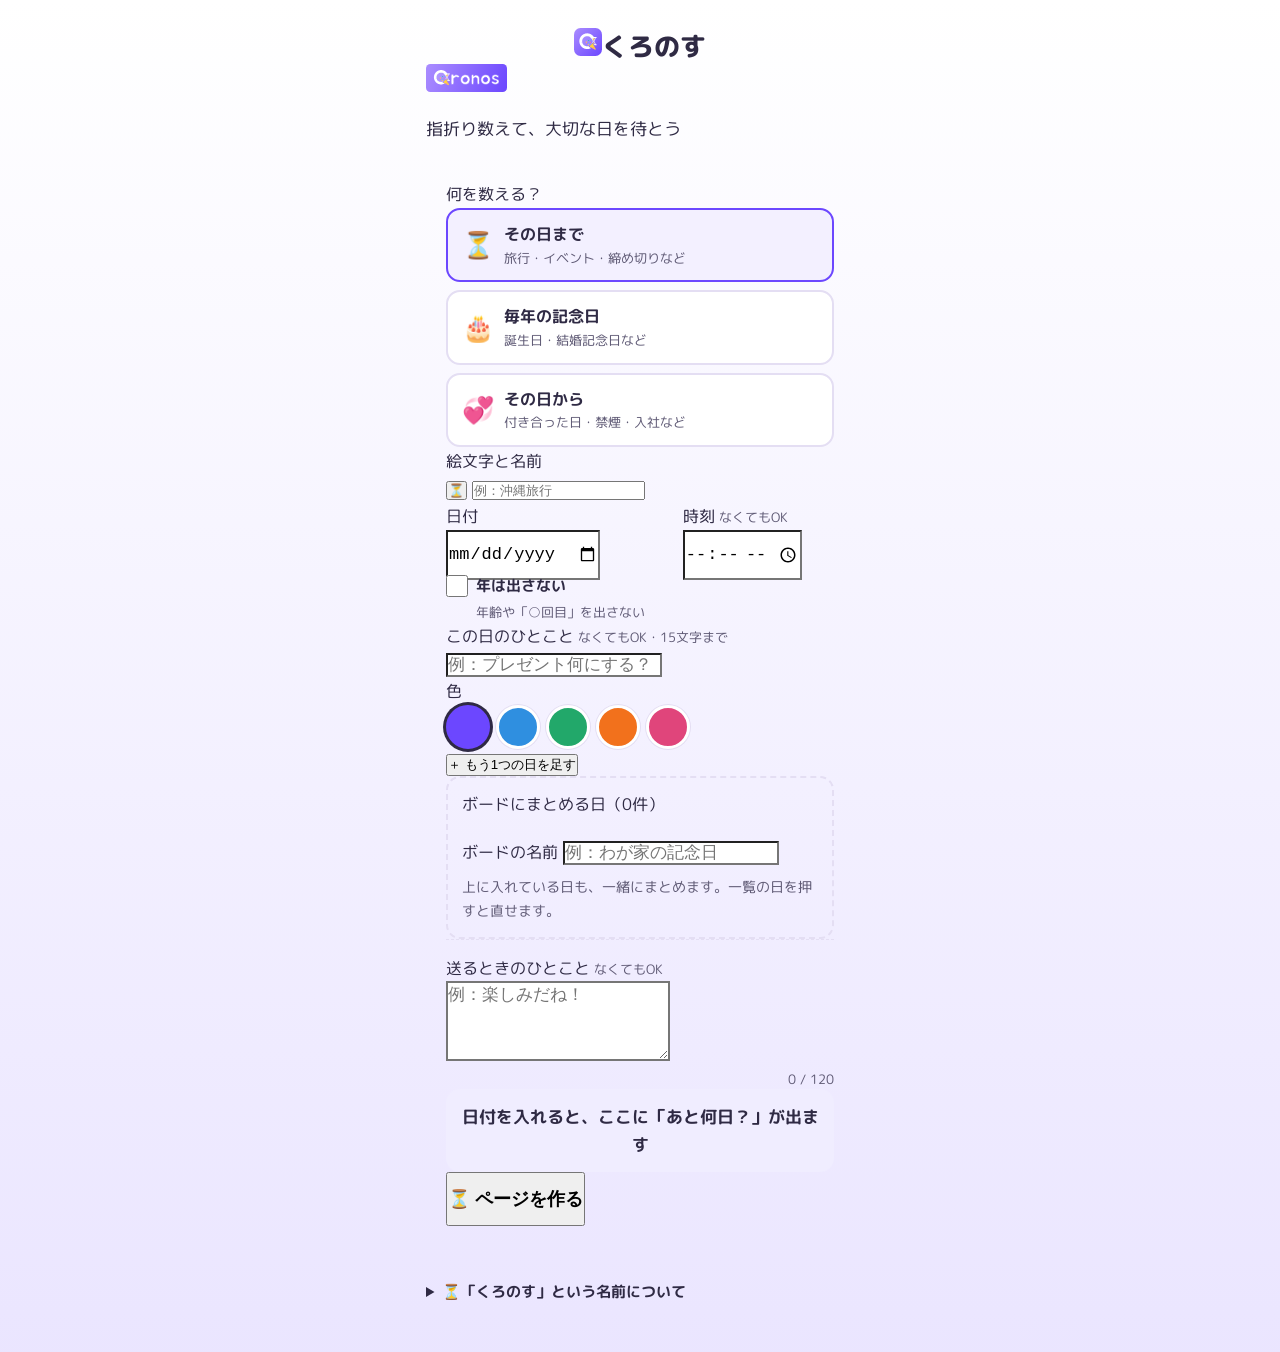
<file: create.html>
<!DOCTYPE html>
<html lang="ja" data-ls-dark="auto">
<head>
<meta charset="UTF-8">
<meta name="viewport" content="width=device-width, initial-scale=1, viewport-fit=cover">
<title>くろのす｜記念日・カウントダウンを作る</title>
<meta name="description" content="誕生日や記念日、旅行の日までを数えて、送れるページを作ります">
<meta name="theme-color" content="#f6f3ff" media="(prefers-color-scheme: light)">
<meta name="theme-color" content="#16151a" media="(prefers-color-scheme: dark)">
<meta property="og:type" content="website">
<meta property="og:site_name" content="くろのす（Qronos）">
<meta property="og:title" content="くろのす｜記念日・カウントダウンを作る">
<meta property="og:description" content="誕生日や記念日、旅行の日までを数えて、送れるページを作ります">
<meta property="og:url" content="https://katsuan.github.io/countdown/create.html">
<meta property="og:locale" content="ja_JP">
<meta property="og:image" content="https://katsuan.github.io/countdown/ogp.png?v=20261025">
<meta property="og:image:width" content="1200">
<meta property="og:image:height" content="630">
<meta property="og:image:alt" content="くろのす（Qronos）：記念日まで「あと何日？」今日で何日目？">
<meta name="twitter:card" content="summary_large_image">
<!-- アイコン・ロゴ・OGP は tools/icon.py で作る -->
<link rel="icon" href="icon.svg" type="image/svg+xml">
<link rel="icon" href="icon-32.png" type="image/png" sizes="32x32">
<link rel="apple-touch-icon" href="apple-touch-icon.png">
<link rel="manifest" href="manifest.webmanifest">
<link rel="preconnect" href="https://fonts.googleapis.com">
<link href="https://fonts.googleapis.com/css2?family=M+PLUS+Rounded+1c:wght@400;700;800&display=swap" rel="stylesheet">
<!-- Q キット（おくるんの共通部品）。作るページだけで使う。色は選んだ色（--accent）につなぐ -->
<link rel="stylesheet" href="https://katsuan.github.io/line-share/shared/ui.css?v=202610261000">
<script src="https://katsuan.github.io/line-share/shared/ui.js?v=202610291757" defer></script>
<link rel="stylesheet" href="style.css?v=202610291759">
<style>
  /* Q キットの色と字を、くろのすの色（作る人が選んだ色）と丸ゴシックに */
  :root {
    --ls-accent: var(--accent);
    --ls-accent-strong: color-mix(in srgb, var(--accent) 85%, #000);
    --ls-accent-soft: color-mix(in srgb, var(--accent) 10%, #fff);
    --ls-accent-ink: color-mix(in srgb, var(--accent) 70%, #000);
    --ls-text: var(--ink);
    --ls-subtext: var(--ink-soft);
    --ls-line: var(--line);
    --ls-font: var(--font);
  }
  /* 年配の方にも読みやすいよう、ラベルと入力は大きめ（Q キットより大きく） */
  .ls-label { font-size: 16px; color: var(--ink); }
  .ls-input { font-size: 17px; border-width: 2px; }
  textarea.ls-input { min-height: 80px; resize: vertical; }
  .opt { margin-left: 4px; font-size: 13px; font-weight: 400; color: var(--ink-soft); white-space: nowrap; }
  .ls-panel { gap: 18px; padding: 22px 20px; }
  /* iOS Safari の日付入力は固有の最小幅を持つためリセットしてはみ出しを防ぐ */
  input[type=date], input[type=time] {
    -webkit-appearance: none;
    appearance: none;
    display: block;
    min-width: 0;
    max-width: 100%;
    min-height: 50px;
  }
  .row { display: grid; grid-template-columns: minmax(0, 3fr) minmax(0, 2fr); gap: 10px; }
  .row > * { min-width: 0; }

  /* 種類 */
  .types { display: grid; gap: 8px; }
  .types label { display: block; margin: 0; font-size: 16px; font-weight: 700; }
  .types input { position: absolute; opacity: 0; pointer-events: none; }
  .types span {
    display: flex;
    align-items: center;
    gap: 10px;
    padding: 12px 14px;
    border: 2px solid var(--line);
    border-radius: var(--radius-md);
    background: #fff;
    cursor: pointer;
  }
  .types span em { font-size: 26px; font-style: normal; }
  .types span small { display: block; font-size: 13px; font-weight: 400; color: var(--ink-soft); }
  .types input:checked + span { border-color: var(--accent); background: color-mix(in srgb, var(--accent) 8%, #fff); }
  .types input:focus-visible + span { outline: 3px solid color-mix(in srgb, var(--accent) 40%, transparent); }

  /* 絵文字・色 */
  .chips { display: flex; flex-wrap: wrap; gap: 6px; }
  .chips button {
    min-width: 44px;
    height: 44px;
    border: 2px solid var(--line);
    border-radius: 12px;
    background: #fff;
    font-size: 22px;
    cursor: pointer;
  }
  .chips button[aria-pressed="true"] { border-color: var(--accent); background: color-mix(in srgb, var(--accent) 10%, #fff); }
  .chips .color { width: 44px; border: 3px solid #fff; border-radius: 99px; box-shadow: 0 0 0 1px var(--line); }
  .chips .color[aria-pressed="true"] { box-shadow: 0 0 0 3px var(--ink); }

  .preview {
    padding: 14px;
    border-radius: var(--radius-md);
    background: color-mix(in srgb, var(--accent) 10%, #fff);
    font-weight: 700;
    text-align: center;
    white-space: pre-line;
  }
  /* ページを作るは大きく（送るボタン ls-button line の大きさは style.css） */
  .ls-button.make { min-height: 54px; font-size: 18px; font-weight: 800; }
  .about p { margin: 0; }
  .err-msg { margin-top: 6px; font-size: 15px; font-weight: 700; color: #d14a6f; }
  .count { font-size: 13px; color: var(--ink-soft); text-align: right; }
  .out-block { display: grid; gap: 10px; }
  .page-msg { padding-top: 14px; border-top: 1px dashed var(--line); }
  .check-row { display: flex; font-weight: 700; flex-wrap: wrap; align-items: center; gap: 4px 8px; margin: -6px 0 0; font-size: 15px; }
  .check-row input { width: 22px; height: 22px; margin: 0; padding: 0; accent-color: var(--accent); }
  .check-row .opt { flex-basis: 100%; margin: 0 0 0 30px; }

  /* ボードにまとめる日の一覧 */
  .board-box { display: grid; gap: 10px; padding: 14px; border: 2px dashed var(--line); border-radius: var(--radius-md); }
  .entry-list { display: grid; gap: 6px; margin: 0; padding: 0; list-style: none; }
  .entry-list li { display: grid; grid-template-columns: minmax(0, 1fr) auto; align-items: center; gap: 6px; }
  .entry-edit {
    display: grid; grid-template-columns: auto minmax(0, 1fr); align-items: center; gap: 8px;
    padding: 8px 10px; border: 1px solid var(--line); border-left: 5px solid var(--row); border-radius: 10px;
    background: #fff; color: inherit; font-family: inherit; font-size: 15px; font-weight: 700; text-align: left; cursor: pointer;
  }
  .entry-edit em { font-size: 22px; font-style: normal; }
  .entry-edit small { display: block; font-size: 12px; font-weight: 400; color: var(--ink-soft); }
  .entry-remove {
    width: 40px; height: 40px; border: 1px solid var(--line); border-radius: 99px; background: #fff;
    color: var(--ink-soft); font-size: 16px; cursor: pointer;
  }

  /* ---- 暗い表示（<html data-ls-dark="auto">。Q キットの色は ui.css が暗くする）。作るページだけ（受け取った人が見るページは明るいまま） ---- */
  @media (prefers-color-scheme: dark) {
    :root[data-ls-dark="auto"] {
      --ink: #ecebf3;
      --ink-soft: #aba7bd;
      --line: rgba(255, 255, 255, 0.14);
      --card: color-mix(in srgb, var(--accent) 6%, #1c1b22);
      --paper: color-mix(in srgb, var(--accent) 4%, #22212a);
      background-color: color-mix(in srgb, var(--accent) 10%, #121116);
    }
    :root[data-ls-dark="auto"] body { background: linear-gradient(180deg, #121116, color-mix(in srgb, var(--accent) 10%, #121116)); }
    :root[data-ls-dark="auto"] .types span,
    :root[data-ls-dark="auto"] .chips button,
    :root[data-ls-dark="auto"] .entry-edit,
    :root[data-ls-dark="auto"] .entry-remove,
    :root[data-ls-dark="auto"] .btn.ghost,
    :root[data-ls-dark="auto"] .snap-card { background: var(--paper); }
    :root[data-ls-dark="auto"] .preview { background: color-mix(in srgb, var(--accent) 16%, #1c1b22); }
    :root[data-ls-dark="auto"] .types input:checked + span { background: color-mix(in srgb, var(--accent) 24%, #1c1b22); }
    :root[data-ls-dark="auto"] .chips button[aria-pressed="true"] { background: color-mix(in srgb, var(--accent) 28%, #1c1b22); }
    :root[data-ls-dark="auto"] .chips .color { border-color: #1c1b22; }
  }
</style>
</head>
<body>
<main class="wrap">
  <!-- 見出しの行：アイコン＋名前（左）と横長のロゴ（右）。ほかのツール（さくせん盤・キロっく・ひっくり）と同じ形 -->
  <div class="ls-brand">
    <h1 class="ls-brand-name"><img class="ls-brand-icon" src="icon.svg" alt="" width="28" height="28">くろのす</h1>
    <img class="ls-brand-logo" src="logo.svg" alt="Qronos" width="81" height="28">
  </div>
  <p class="ls-brand-copy">指折り数えて、大切な日を待とう</p>

  <form id="form" class="ls-panel" novalidate>
    <div class="ls-field">
      <span class="ls-label">何を数える？</span>
      <div id="types" class="types"></div>
    </div>

    <!-- 入力枠の中の左に絵文字 [⏳ 名前]（Q キットの ls-pickfield。ろくが・さくせん盤・つづくと同じ形）。
         絵文字を押したとき・名前を入れているあいだは、下に選べる絵文字（種類ごとに8つ）とカスタム（しっぽが絵文字を指す） -->
    <div class="ls-field">
      <label class="ls-label" for="title">絵文字と名前</label>
      <div id="titleField" class="ls-pickfield">
        <button id="emojiBtn" class="ls-pickfield-btn" type="button" aria-controls="emojis"><span id="emojiNow">⏳</span></button>
        <input id="title" name="title" maxlength="30" placeholder="例：沖縄旅行" autocomplete="off">
      </div>
      <div id="emojis" class="ls-picker" role="radiogroup" aria-label="絵文字" style="--cols: 10" hidden></div>
    </div>

    <div class="row">
      <div class="ls-field">
        <label class="ls-label" for="date">日付</label>
        <input class="ls-input" id="date" name="date" type="date" required>
      </div>
      <div class="ls-field">
        <label class="ls-label" for="time">時刻<span class="opt">なくてもOK</span></label>
        <input class="ls-input" id="time" name="time" type="time">
      </div>
    </div>
    <p id="dateErr" class="err-msg" hidden>日付を入れてね</p>
    <label id="noYearRow" class="check-row" hidden><input id="noYear" type="checkbox"> 年は出さない<span class="opt">年齢や「○回目」を出さない</span></label>

    <div class="ls-field">
      <label class="ls-label" for="note">この日のひとこと<span class="opt">なくてもOK・15文字まで</span></label>
      <input class="ls-input" id="note" name="note" maxlength="15" placeholder="例：プレゼント何にする？" autocomplete="off">
    </div>

    <div class="ls-field">
      <span class="ls-label">色</span>
      <div id="colors" class="chips"></div>
    </div>

    <button id="addEntry" class="ls-button is-block" type="button">＋ もう1つの日を足す</button>
    <div id="boardBox" class="board-box" hidden>
      <span class="ls-label">ボードにまとめる日（<span id="entryCount"></span>）</span>
      <ul id="entryList" class="entry-list"></ul>
      <div class="ls-field">
        <label class="ls-label" for="boardName">ボードの名前</label>
        <input class="ls-input" id="boardName" maxlength="20" placeholder="例：わが家の記念日" autocomplete="off">
      </div>
      <p class="note">上に入れている日も、一緒にまとめます。一覧の日を押すと直せます。</p>
    </div>

    <!-- ひとことは日ごとではなく、ページ（ボード）に1つ。日の入力と分けて最後に置く -->
    <div class="ls-field page-msg">
      <label class="ls-label" for="msg">送るときのひとこと<span class="opt">なくてもOK</span></label>
      <textarea class="ls-input" id="msg" name="msg" maxlength="120" placeholder="例：楽しみだね！"></textarea>
      <p id="msgCount" class="count"></p>
      <p id="msgNote" class="note" hidden>ボード全体に1つ、ページの下に出ます。日ごとのひとことは「この日のひとこと」へ。</p>
    </div>

    <p id="preview" class="preview"></p>
    <!-- 作れないとき（長すぎるなど）は、作るボタンのすぐ上に赤い文字で -->
    <p id="makeErr" class="err-msg" role="alert" hidden></p>
    <button class="ls-button is-primary is-block make" type="submit">⏳ ページを作る</button>
  </form>

  <section id="out" class="ls-panel" hidden>
    <h2 style="margin:0;font-size:22px;text-align:center">できました 🎉</h2>
    <div class="out-block">
      <a id="lineBtn" class="ls-button is-block line is-oqrn" href="#">カードで送る</a>
      <button id="copyBtn" class="ls-button is-block" type="button">🔗 リンクをコピー</button>
      <a id="openBtn" class="ls-button is-block" href="#">👀 開いてみる</a>
    </div>
    <p class="note">受け取った人は、カードのボタンからいつでも最新の「あと何日？」を見られます。</p>
  </section>

  <!-- 「📤 くろのすを紹介する」：おくるんで紹介カードを送る窓口（line-share/shared/tool-share.js。中身は line-share/data/hub-links.json） -->
  <div data-tool-share></div>

  <!-- 名前の由来（時の神 Chronos）。ふだんは閉じておく -->
  <details class="ls-fold about">
    <summary><span class="ls-fold-icon" aria-hidden="true">⏳</span>「くろのす」という名前について</summary>
    <div class="ls-fold-body">
    <p>ギリシャ神話で「時」そのものを表す神、<b>クロノス（Chronos）</b>から名付けました。年表を意味する chronology や、正確な時計の chronometer の「chrono」も、この「時」を表すことばから来ています。</p>
    <p>ゼウスの父である農耕の神<b>クロノス（Kronos）</b>とは呼び名が同じで昔から混同されてきましたが、別の神です。大きな鎌と砂時計を持つ「時の翁」の姿は、この2柱が重ねられて生まれたといわれます。</p>
    <p>エンジニアにはおなじみの、決まった時刻に処理を動かす Unix の <b>cron</b>（定期実行）も、名前はこの chronos（時）から来ているといわれます。毎年の記念日をくり返し数えるのは、ちょっと cron に似ています。</p>
    <p>くろのすは、記念日までの「あと何日？」や、はじまりの日からの「今日で何日目？」を見守るツールです。英字の Qronos は、おくるん（OQRN）と同じように頭の音を Q にしたもの。ロゴの Q は Chronos の C を形にしたもの。C の欠けたところに砂時計をはめて「時を測り」、しっぽのクラッカーから輪の中へ紙吹雪がはじけて「その日が待ち遠しい」気持ちを表しています。</p>
    </div>
  </details>
</main>

<!-- おくるんのカードの入口（LIFF ID とカードの URL は line-share の shared/oqrn.js に1か所） -->
<script src="https://katsuan.github.io/line-share/shared/oqrn.js"></script>
<script src="js/count.js?v=202610291759"></script>
<script src="js/link.js?v=202610291759"></script>
<script src="js/card.js?v=202610291759"></script>
<script src="js/calendar.js?v=202610291759"></script>
<script src="https://katsuan.github.io/line-share/shared/tool-share.js" data-tool="qronos" defer></script>
<script src="create.js?v=202610291759"></script>
<!-- 電波がなくても開けるように（sw.js） -->
<script>if ("serviceWorker" in navigator) navigator.serviceWorker.register("./sw.js").catch(() => {});</script>
</body>
</html>
</file>
<file: style.css>
/* 記念日・カウントダウン 共通の見た目。色・サイズは :root でまとめて変える */
:root {
  --accent: #6c47ff; /* ページを開くと、選んだ色に置き換わる */
  --bg: #f6f3ff;
  --ink: #2f2a44;
  --ink-soft: #5f5a75; /* 年配の方でも読めるよう濃いめ */
  --line: #e4def3;
  --card: rgba(255, 255, 255, 0.9);
  --shadow: 0 10px 30px rgba(70, 50, 130, 0.12);
  --radius-lg: 24px;
  --radius-md: 14px;
  --max-w: 460px;
  --font: "M PLUS Rounded 1c", "Hiragino Maru Gothic ProN", system-ui, sans-serif;
}

* { box-sizing: border-box; margin: 0; padding: 0; }

/* iPhone・LINE の中のブラウザで、キーボードが出て画面がずれたとき、ページの外（黒）が見えないよう、ページそのものにも背景の色 */
html { background-color: color-mix(in srgb, var(--accent) 14%, #fff); } /* 本文の背景（下へ向かう色）の終わりの色 */
body {
  min-height: 100vh;
  font-family: var(--font);
  font-size: 17px;
  line-height: 1.6;
  color: var(--ink);
  background: linear-gradient(180deg, #fff, color-mix(in srgb, var(--accent) 14%, #fff));
  overflow-x: hidden;
  -webkit-tap-highlight-color: transparent;
}

.wrap {
  position: relative;
  z-index: 2;
  display: flex;
  flex-direction: column;
  gap: 16px;
  max-width: var(--max-w);
  margin: 0 auto;
  padding: 28px 16px 48px;
}

.card {
  display: flex;
  flex-direction: column;
  gap: 14px;
  padding: 22px 20px;
  border-radius: var(--radius-lg);
  background: var(--card);
  box-shadow: var(--shadow);
}

h1 { font-size: 26px; font-weight: 800; line-height: 1.35; text-align: center; }
.sub { font-size: 16px; color: var(--ink-soft); text-align: center; }
.note { font-size: 14px; color: var(--ink-soft); line-height: 1.7; }

/* 名前（くろのす 〜Qronos〜）。作成ページの上と、表示ページの「はじめる」に出す */
.brand-mark { display: block; margin: 0 auto; }
.brand-name { display: flex; align-items: center; gap: 8px; margin: 0; font-size: 20px; font-weight: 800; color: var(--ink); }
.brand-en { font-size: 13px; letter-spacing: 0.02em; }

/* 名前の由来（たたんだ欄） */
.about summary { font-size: 15px; font-weight: 700; cursor: pointer; }
.about p { margin: 10px 0 0; font-size: 14px; color: var(--ink-soft); line-height: 1.8; }
a { color: color-mix(in srgb, var(--accent) 80%, #000); }

.btn {
  display: block;
  width: 100%;
  padding: 16px;
  border: none;
  border-radius: 99px;
  background: var(--accent);
  color: #fff;
  font-family: inherit;
  font-size: 18px;
  font-weight: 800;
  text-align: center;
  text-decoration: none;
  cursor: pointer;
  box-shadow: 0 8px 20px color-mix(in srgb, var(--accent) 30%, transparent);
}

/* 送るボタン：色は Q キットの ls-button line（LINE の緑）。ここでは大きさだけ */
.ls-button.line { gap: 4px; flex-wrap: wrap; min-height: 54px; font-size: 18px; font-weight: 800; }
.btn.ghost { background: #fff; color: var(--ink); box-shadow: 0 4px 12px rgba(0, 0, 0, 0.08); font-size: 16px; }
.btn-row { display: grid; grid-template-columns: 1fr 1fr; gap: 10px; }
.btn-row .btn { padding: 14px 6px; font-size: 15px; white-space: nowrap; }

/* 画像で保存：作った画像を出して、長押しで保存してもらう */
.snap-sheet {
  position: fixed;
  inset: 0;
  z-index: 10;
  display: grid;
  place-items: center;
  padding: 16px;
  background: rgba(20, 16, 40, 0.55);
}
.snap-card {
  display: grid;
  gap: 10px;
  width: min(100%, 420px);
  max-height: 100%;
  overflow: auto;
  padding: 16px;
  border-radius: var(--radius-lg);
  background: #fff;
  text-align: center;
}
.snap-card img {
  width: 100%;
  height: auto;
  border-radius: var(--radius-md);
  box-shadow: 0 4px 16px rgba(0, 0, 0, 0.12);
  -webkit-touch-callout: default;
}
.snap-actions { display: grid; gap: 8px; }

/* キャッチコピー（見出しの行のすぐ下。おくるんの「つくって、おくるん」と同じ役目） */
.brand-copy { margin: 0 0 10px; color: #6C47FF; font-size: 13px; font-weight: 800; line-height: 1.4; letter-spacing: 0.02em; }
</file>
